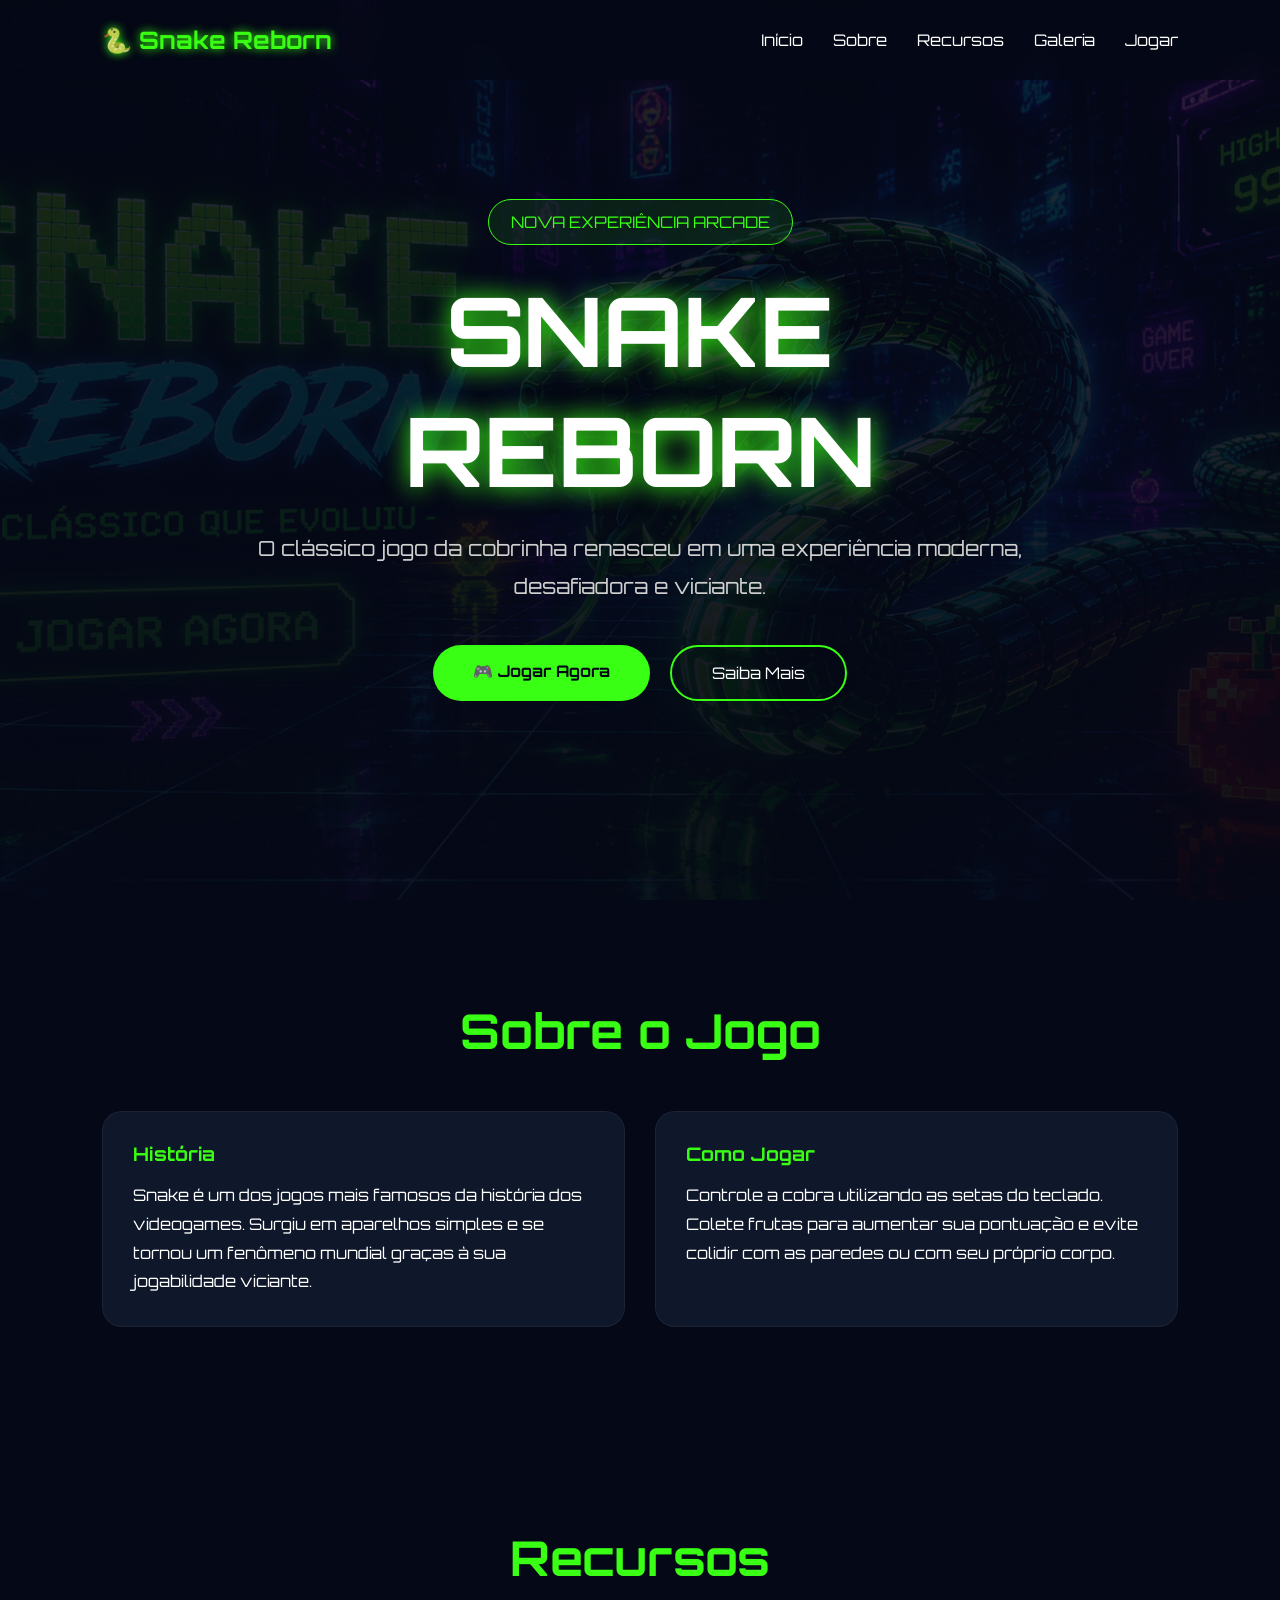
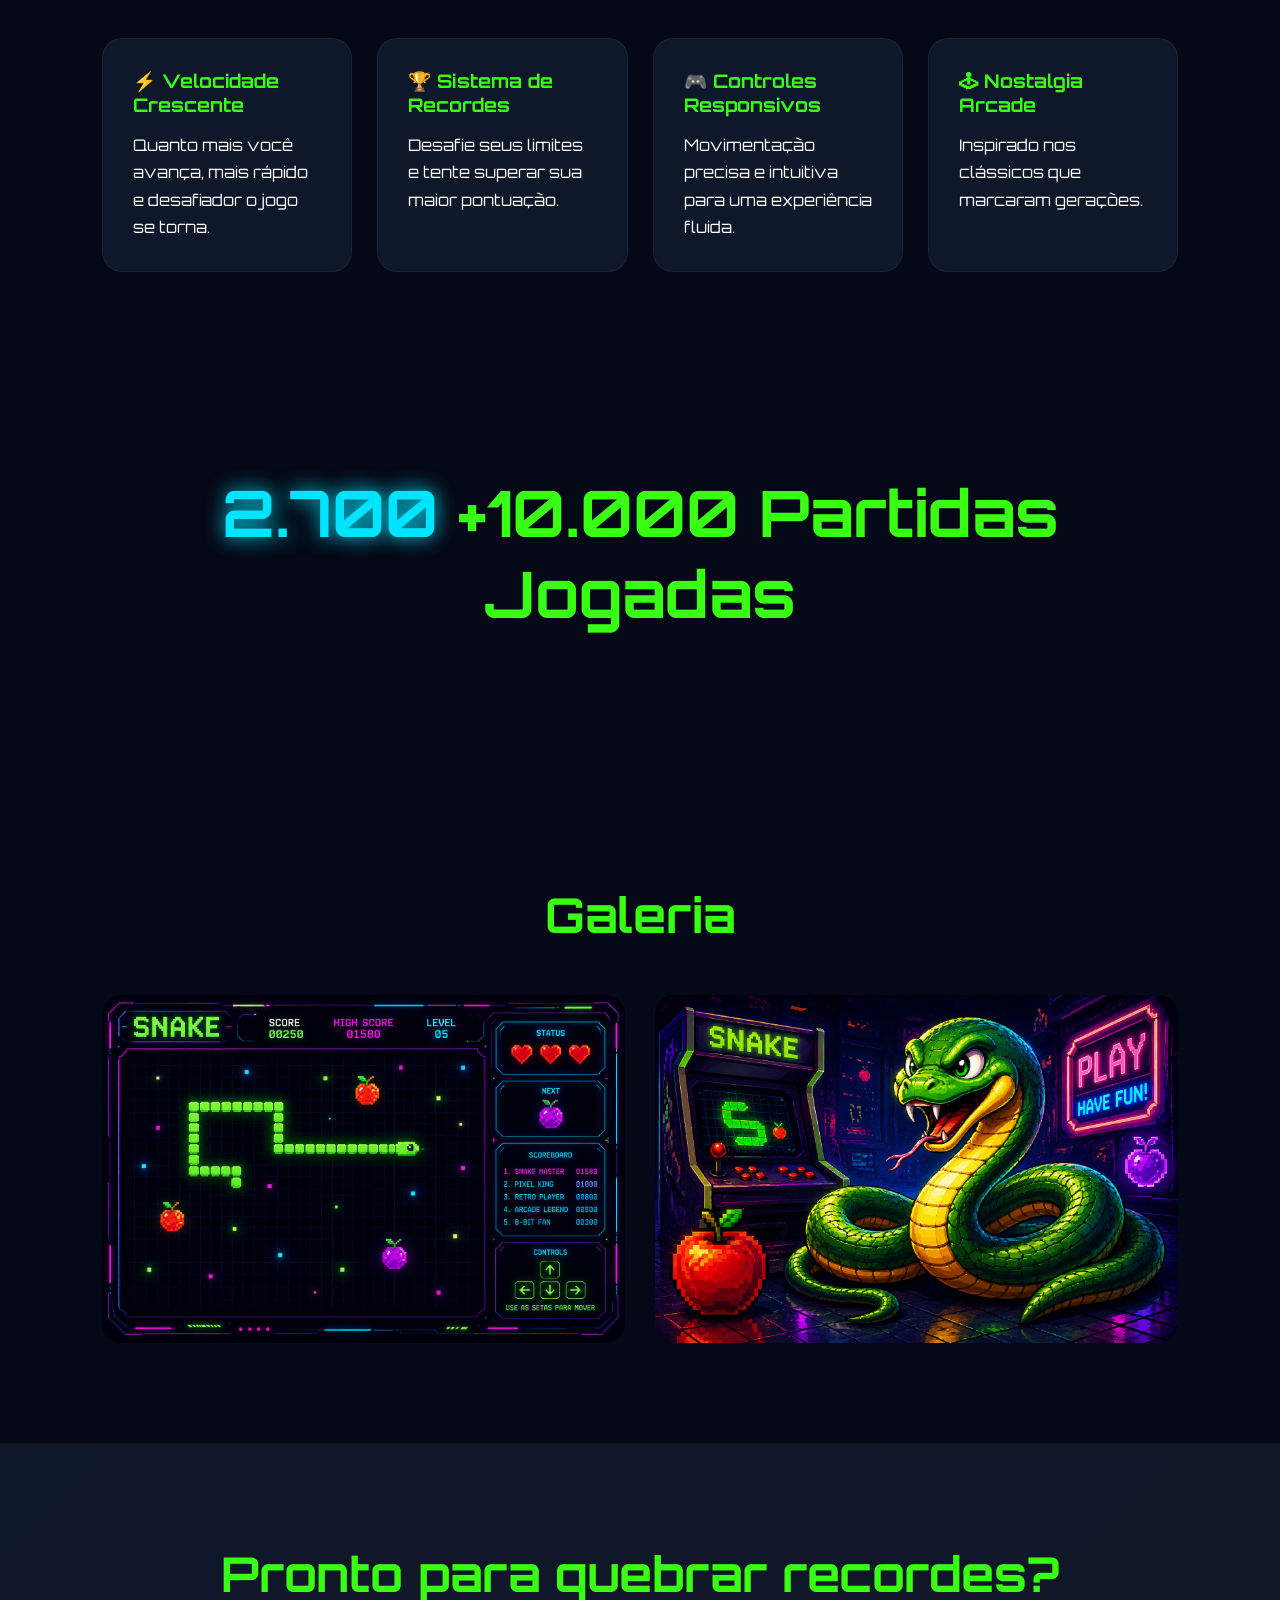
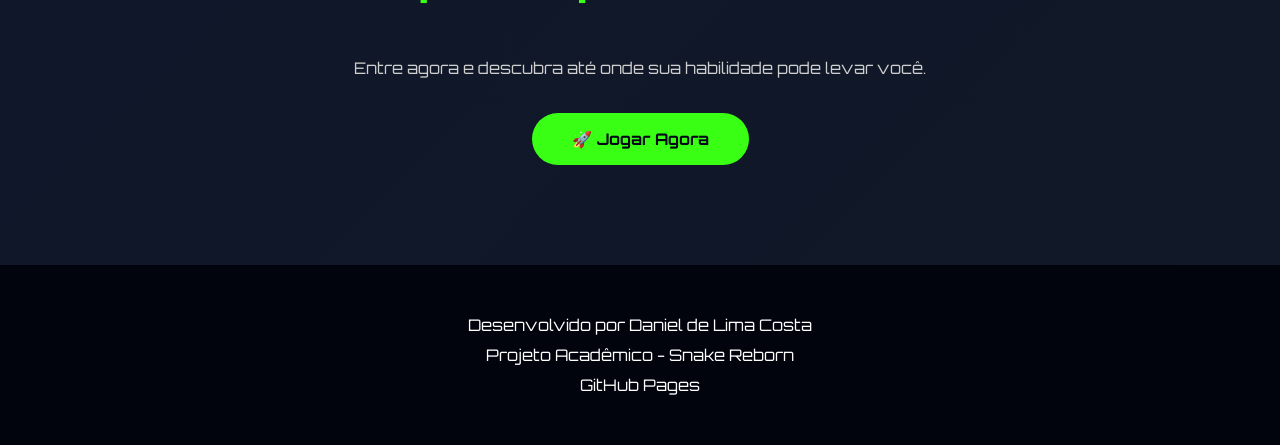
<file: index.html>
<!DOCTYPE html>
<html lang="pt-BR">

<head>

    <meta charset="UTF-8">

    <meta name="viewport"
          content="width=device-width, initial-scale=1.0">

    <title>Snake Reborn | O Clássico Evoluiu</title>

    <link rel="stylesheet"
          href="css/style.css">

    <link rel="preconnect"
          href="https://fonts.googleapis.com">

    <link rel="preconnect"
          href="https://fonts.gstatic.com"
          crossorigin>

    <link href="https://fonts.googleapis.com/css2?family=Orbitron:wght@400;500;700;900&display=swap"
          rel="stylesheet">

</head>

<body>

    <!-- HEADER -->

    <header>

        <div class="logo">
            🐍 Snake Reborn
        </div>

        <nav id="menu">

            <a href="#home">Início</a>
            <a href="#sobre">Sobre</a>
            <a href="#recursos">Recursos</a>
            <a href="#galeria">Galeria</a>
            <a href="#cta">Jogar</a>

        </nav>

        <div id="menu-btn">
            ☰
        </div>

    </header>

    <!-- HERO -->

    <section id="home" class="hero">

        <div class="overlay"></div>

        <div class="hero-content">

            <span class="badge">
                NOVA EXPERIÊNCIA ARCADE
            </span>

            <h1>
                SNAKE REBORN
            </h1>

            <p>

                O clássico jogo da cobrinha
                renasceu em uma experiência
                moderna, desafiadora e viciante.

            </p>

            <div class="hero-buttons">

                <a href="https://dl7255971-debug.github.io/snake-gamereverb/"
                   target="_blank"
                   class="btn-primary">

                    🎮 Jogar Agora

                </a>

                <a href="#sobre"
                   class="btn-secondary">

                    Saiba Mais

                </a>

            </div>

        </div>

    </section>

    <!-- SOBRE -->

    <section id="sobre" class="sobre">

        <h2>
            Sobre o Jogo
        </h2>

        <div class="sobre-container">

            <div>

                <h3>
                    História
                </h3>

                <p>

                    Snake é um dos jogos mais famosos
                    da história dos videogames.
                    Surgiu em aparelhos simples e se
                    tornou um fenômeno mundial graças
                    à sua jogabilidade viciante.

                </p>

            </div>

            <div>

                <h3>
                    Como Jogar
                </h3>

                <p>

                    Controle a cobra utilizando
                    as setas do teclado.

                    Colete frutas para aumentar
                    sua pontuação e evite colidir
                    com as paredes ou com seu
                    próprio corpo.

                </p>

            </div>

        </div>

    </section>

    <!-- RECURSOS -->

    <section id="recursos" class="recursos">

        <h2>
            Recursos
        </h2>

        <div class="cards">

            <div class="card">

                <h3>
                    ⚡ Velocidade Crescente
                </h3>

                <p>

                    Quanto mais você avança,
                    mais rápido e desafiador
                    o jogo se torna.

                </p>

            </div>

            <div class="card">

                <h3>
                    🏆 Sistema de Recordes
                </h3>

                <p>

                    Desafie seus limites
                    e tente superar sua
                    maior pontuação.

                </p>

            </div>

            <div class="card">

                <h3>
                    🎮 Controles Responsivos
                </h3>

                <p>

                    Movimentação precisa
                    e intuitiva para uma
                    experiência fluida.

                </p>

            </div>

            <div class="card">

                <h3>
                    🕹 Nostalgia Arcade
                </h3>

                <p>

                    Inspirado nos clássicos
                    que marcaram gerações.

                </p>

            </div>

        </div>

    </section>

    <!-- CONTADOR -->

    <section class="contador">

        <h2>

            <span id="counter">

                0

            </span>

            +10.000 Partidas Jogadas

        </h2>

    </section>

    <!-- GALERIA -->

    <section id="galeria" class="galeria">

        <h2>
            Galeria
        </h2>

        <div class="gallery-grid">

            <img src="images/gameplay.png"
                 alt="Gameplay">

            <img src="images/concept.png"
                 alt="Arte Conceitual">

        </div>

    </section>

    <!-- MODAL -->

    <div id="modal" class="modal">

        <span id="close">
            ×
        </span>

        <img id="modal-img">

    </div>

    <!-- CTA FINAL -->

    <section id="cta" class="cta">

        <h2>

            Pronto para quebrar recordes?

        </h2>

        <p>

            Entre agora e descubra
            até onde sua habilidade
            pode levar você.

        </p>

        <a href="https://dl7255971-debug.github.io/snake-gamereverb/"
           target="_blank"
           class="btn">

            🚀 Jogar Agora

        </a>

    </section>

    <!-- FOOTER -->

    <footer>

        <p>

            Desenvolvido por Daniel de Lima Costa

        </p>

        <p>

            Projeto Acadêmico - Snake Reborn

        </p>

        <p>

            GitHub Pages

        </p>

    </footer>

    <!-- VOLTAR AO TOPO -->

    <button id="topBtn">
        ↑
    </button>

    <script src="js/script.js"></script>

</body>

</html>
</file>
<file: css/style.css>
/* ========================================
   RESET
======================================== */

*{
    margin:0;
    padding:0;
    box-sizing:border-box;
}

html{
    scroll-behavior:smooth;
}

body{

    font-family:'Orbitron',sans-serif;

    background:#050816;

    color:#ffffff;

    overflow-x:hidden;
}

/* ========================================
   SCROLLBAR
======================================== */

::-webkit-scrollbar{
    width:10px;
}

::-webkit-scrollbar-track{
    background:#050816;
}

::-webkit-scrollbar-thumb{

    background:#39ff14;

    border-radius:50px;
}

/* ========================================
   HEADER
======================================== */

header{

    position:fixed;

    top:0;
    left:0;

    width:100%;

    height:80px;

    display:flex;

    justify-content:space-between;

    align-items:center;

    padding:0 8%;

    z-index:1000;

    background:rgba(5,8,22,.75);

    backdrop-filter:blur(10px);

    transition:.3s;
}

.header-scroll{

    background:rgba(5,8,22,.95);

    box-shadow:
    0 5px 25px rgba(0,0,0,.4);
}

.logo{

    font-size:1.5rem;

    font-weight:700;

    color:#39ff14;

    text-shadow:
    0 0 10px #39ff14;
}

nav{

    display:flex;

    gap:30px;
}

nav a{

    text-decoration:none;

    color:white;

    transition:.3s;
}

nav a:hover{

    color:#39ff14;
}

#menu-btn{

    display:none;

    font-size:2rem;

    cursor:pointer;
}

/* ========================================
   HERO
======================================== */

.hero{

    position:relative;

    min-height:100vh;

    background-image:
    url('../images/hero.png');

    background-size:cover;

    background-position:center;

    display:flex;

    align-items:center;

    justify-content:center;

    text-align:center;
}

.overlay{

    position:absolute;

    inset:0;

    background:
    linear-gradient(
    rgba(5,8,22,.85),
    rgba(5,8,22,.95)
    );
}

.hero-content{

    position:relative;

    z-index:2;

    max-width:900px;

    padding:20px;
}

.badge{

    display:inline-block;

    padding:12px 22px;

    border-radius:50px;

    border:1px solid #39ff14;

    background:
    rgba(57,255,20,.1);

    color:#39ff14;

    margin-bottom:25px;
}

.hero h1{

    font-size:6rem;

    margin-bottom:20px;

    text-shadow:
    0 0 25px #39ff14;
}

.hero p{

    font-size:1.3rem;

    line-height:1.8;

    color:#d0d0d0;

    margin-bottom:40px;
}

.hero-buttons{

    display:flex;

    justify-content:center;

    gap:20px;

    flex-wrap:wrap;
}

.btn-primary,
.btn-secondary,
.btn{

    display:inline-block;

    text-decoration:none;

    padding:16px 40px;

    border-radius:50px;

    transition:.3s;
}

.btn-primary,
.btn{

    background:#39ff14;

    color:#050816;

    font-weight:bold;
}

.btn-secondary{

    border:2px solid #39ff14;

    color:white;
}

.btn-primary:hover,
.btn-secondary:hover,
.btn:hover{

    transform:translateY(-4px);

    box-shadow:
    0 0 20px #39ff14;
}

/* ========================================
   SEÇÕES
======================================== */

section{

    padding:100px 8%;
}

section h2{

    text-align:center;

    font-size:3rem;

    margin-bottom:50px;

    color:#39ff14;
}

/* ========================================
   SOBRE
======================================== */

.sobre-container{

    display:grid;

    grid-template-columns:
    repeat(2,1fr);

    gap:30px;
}

.sobre-container div{

    background:#0f172a;

    padding:30px;

    border-radius:20px;

    border:1px solid rgba(255,255,255,.05);

    transition:.3s;
}

.sobre-container div:hover{

    transform:translateY(-5px);
}

.sobre-container h3{

    color:#39ff14;

    margin-bottom:15px;
}

.sobre-container p{

    line-height:1.8;
}

/* ========================================
   RECURSOS
======================================== */

.cards{

    display:grid;

    grid-template-columns:
    repeat(auto-fit,minmax(250px,1fr));

    gap:25px;
}

.card{

    background:#0f172a;

    padding:30px;

    border-radius:20px;

    border:1px solid rgba(255,255,255,.05);

    transition:.3s;
}

.card:hover{

    transform:translateY(-10px);

    border-color:#39ff14;

    box-shadow:
    0 0 20px rgba(57,255,20,.2);
}

.card h3{

    margin-bottom:15px;

    color:#39ff14;
}

.card p{

    line-height:1.7;
}

/* ========================================
   CONTADOR
======================================== */

.contador{

    text-align:center;
}

.contador h2{

    font-size:4rem;
}

#counter{

    color:#00e5ff;

    text-shadow:
    0 0 20px #00e5ff;
}

/* ========================================
   GALERIA
======================================== */

.gallery-grid{

    display:grid;

    grid-template-columns:
    repeat(auto-fit,minmax(350px,1fr));

    gap:30px;
}

.gallery-grid img{

    width:100%;

    border-radius:20px;

    cursor:pointer;

    transition:.4s;
}

.gallery-grid img:hover{

    transform:scale(1.03);

    box-shadow:
    0 0 25px rgba(57,255,20,.3);
}

/* ========================================
   MODAL
======================================== */

.modal{

    display:none;

    position:fixed;

    inset:0;

    background:
    rgba(0,0,0,.95);

    justify-content:center;

    align-items:center;

    z-index:9999;
}

.modal img{

    width:90%;

    max-width:1200px;

    border-radius:15px;
}

#close{

    position:absolute;

    top:20px;

    right:40px;

    font-size:50px;

    cursor:pointer;
}

/* ========================================
   CTA
======================================== */

.cta{

    text-align:center;

    background:
    linear-gradient(
    135deg,
    #0f172a,
    #111827
    );
}

.cta p{

    max-width:700px;

    margin:0 auto 30px;

    line-height:1.8;

    color:#cfcfcf;
}

/* ========================================
   FOOTER
======================================== */

footer{

    text-align:center;

    padding:40px;

    background:#02040d;
}

footer p{

    margin:10px 0;
}

/* ========================================
   BOTÃO TOPO
======================================== */

#topBtn{

    position:fixed;

    right:25px;

    bottom:25px;

    width:55px;

    height:55px;

    border:none;

    border-radius:50%;

    background:#39ff14;

    color:#050816;

    cursor:pointer;

    display:none;

    justify-content:center;

    align-items:center;

    font-size:22px;

    z-index:999;
}

/* ========================================
   ANIMAÇÕES
======================================== */

.hidden{

    opacity:0;

    transform:translateY(40px);

    transition:
    .8s ease;
}

.show{

    opacity:1;

    transform:translateY(0);
}

/* ========================================
   RESPONSIVO
======================================== */

@media(max-width:900px){

    .hero h1{

        font-size:4rem;
    }

    .sobre-container{

        grid-template-columns:1fr;
    }
}

@media(max-width:768px){

    nav{

        position:absolute;

        top:80px;

        left:0;

        width:100%;

        background:#050816;

        flex-direction:column;

        text-align:center;

        padding:20px;

        display:none;
    }

    nav.active{

        display:flex;
    }

    #menu-btn{

        display:block;
    }

    .hero h1{

        font-size:3rem;
    }

    .hero p{

        font-size:1rem;
    }

    section h2{

        font-size:2.2rem;
    }

    .contador h2{

        font-size:2.5rem;
    }
}

@media(max-width:480px){

    .hero h1{

        font-size:2.4rem;
    }

    .badge{

        font-size:.8rem;
    }

    .btn-primary,
    .btn-secondary,
    .btn{

        width:100%;
    }
}
</file>
